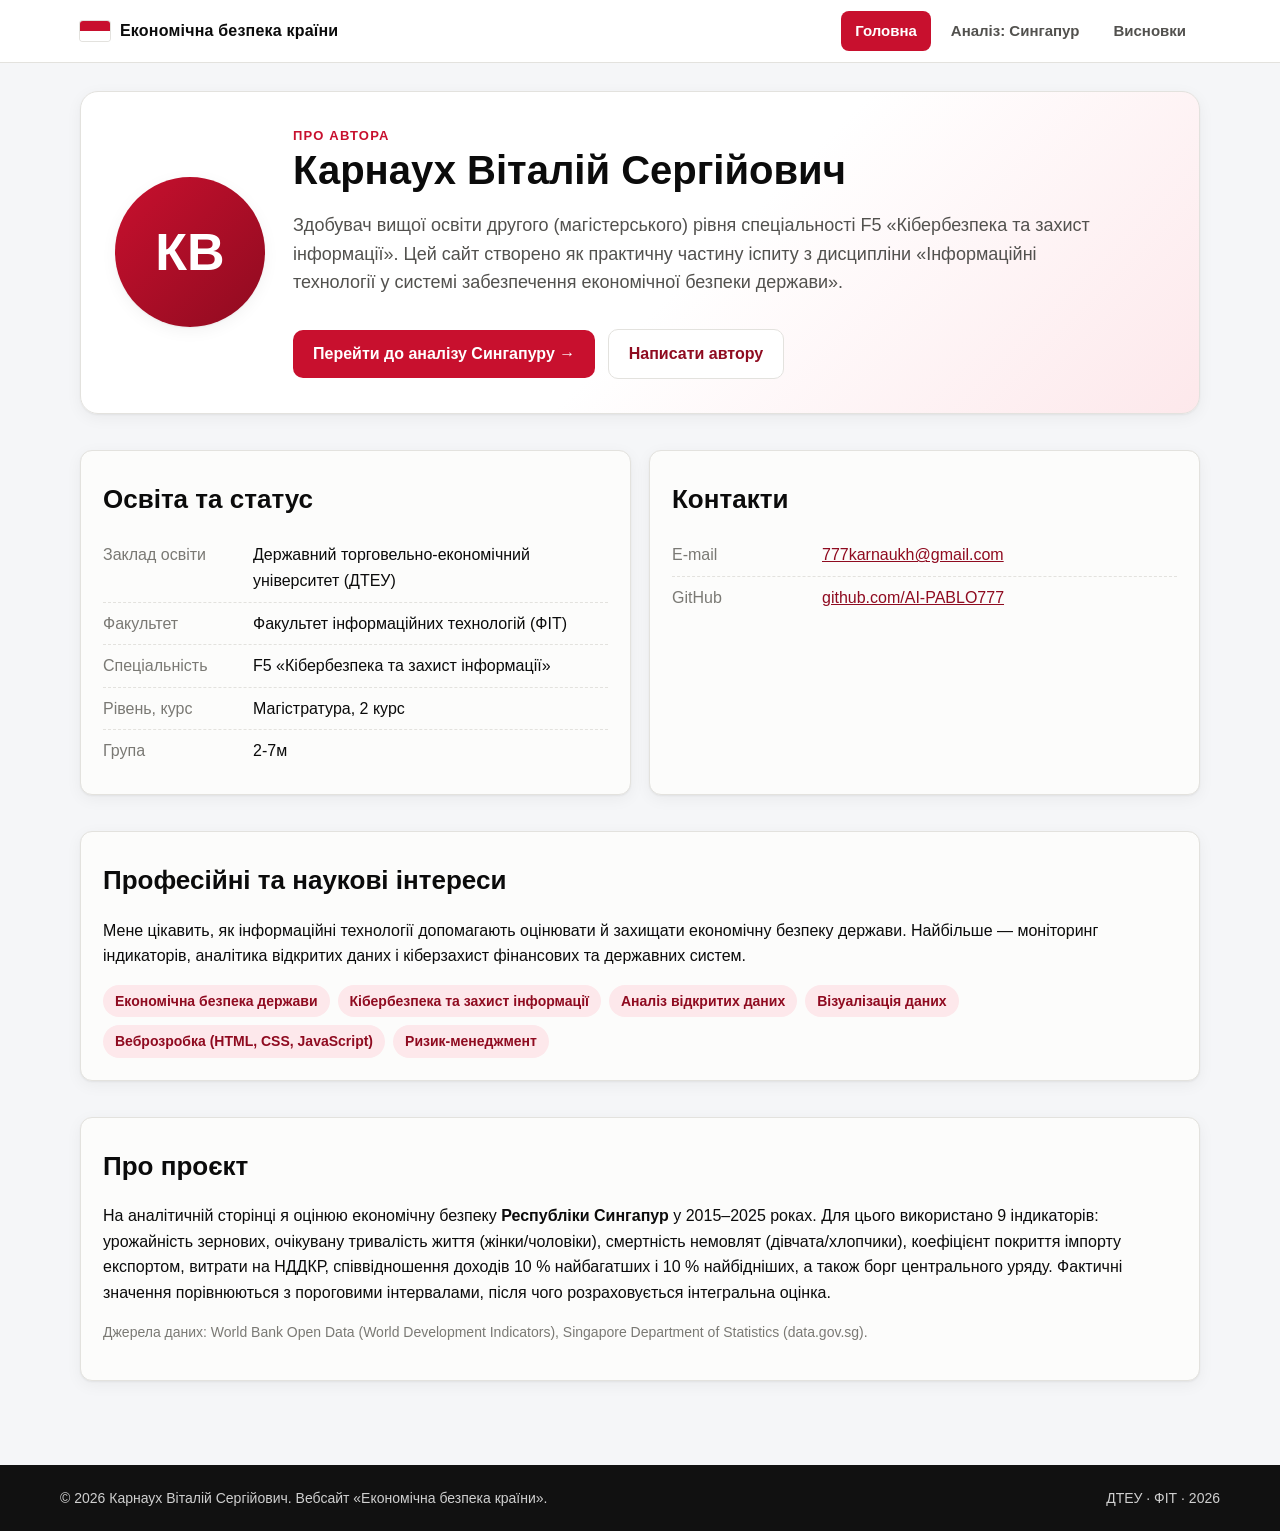
<file: index.html>
<!DOCTYPE html>
<html lang="uk">
<head>
  <meta charset="UTF-8">
  <meta name="viewport" content="width=device-width, initial-scale=1">
  <title>Економічна безпека країни — Карнаух В. С.</title>
  <meta name="description" content="Вебсайт «Економічна безпека країни»: аналіз економічної безпеки Сингапуру. Автор — Карнаух Віталій Сергійович.">
  <link rel="icon" href="data:image/svg+xml,%3Csvg xmlns=%27http://www.w3.org/2000/svg%27 viewBox=%270 0 3 2%27%3E%3Crect width=%273%27 height=%271%27 fill=%27%23c8102e%27/%3E%3Crect y=%271%27 width=%273%27 height=%271%27 fill=%27%23fff%27/%3E%3C/svg%3E">
  <link rel="stylesheet" href="css/style.css">
</head>
<body>
  <header class="site-header">
    <nav class="nav" aria-label="Головне меню">
      <a class="brand" href="index.html"><span class="brand-flag" aria-hidden="true"></span>Економічна безпека країни</a>
      <button class="nav-toggle" aria-label="Меню" aria-expanded="false">☰</button>
      <ul class="nav-links">
        <li><a href="index.html" aria-current="page">Головна</a></li>
        <li><a href="analysis.html">Аналіз: Сингапур</a></li>
        <li><a href="analysis.html#conclusion">Висновки</a></li>
      </ul>
    </nav>
  </header>

  <main>
    <section class="hero">
      <div class="profile">
        <div class="avatar" aria-hidden="true">КВ</div>
        <div>
          <div class="eyebrow">Про автора</div>
          <h1>Карнаух Віталій Сергійович</h1>
          <p class="lead">Здобувач вищої освіти другого (магістерського) рівня спеціальності F5 «Кібербезпека та захист інформації».
            Цей сайт створено як практичну частину іспиту з дисципліни «Інформаційні технології у системі забезпечення економічної безпеки держави».</p>
          <a class="btn" href="analysis.html">Перейти до аналізу Сингапуру →</a>
          <a class="btn secondary" href="mailto:777karnaukh@gmail.com">Написати автору</a>
        </div>
      </div>
    </section>

    <section class="grid grid-2" style="margin-top:24px">
      <div class="card">
        <h2>Освіта та статус</h2>
        <ul class="info-list">
          <li><span class="k">Заклад освіти</span><span>Державний торговельно-економічний університет (ДТЕУ)</span></li>
          <li><span class="k">Факультет</span><span>Факультет інформаційних технологій (ФІТ)</span></li>
          <li><span class="k">Спеціальність</span><span>F5 «Кібербезпека та захист інформації»</span></li>
          <li><span class="k">Рівень, курс</span><span>Магістратура, 2 курс</span></li>
          <li><span class="k">Група</span><span>2-7м</span></li>
        </ul>
      </div>
      <div class="card">
        <h2>Контакти</h2>
        <ul class="info-list">
          <li><span class="k">E-mail</span><span><a href="mailto:777karnaukh@gmail.com">777karnaukh@gmail.com</a></span></li>
          <li><span class="k">GitHub</span><span><a href="https://github.com/AI-PABLO777" target="_blank" rel="noopener">github.com/AI-PABLO777</a></span></li>
        </ul>
      </div>
    </section>

    <section class="card">
      <h2>Професійні та наукові інтереси</h2>
      <p>Мене цікавить, як інформаційні технології допомагають оцінювати й захищати економічну безпеку держави.
        Найбільше — моніторинг індикаторів, аналітика відкритих даних і кіберзахист фінансових та державних систем.</p>
      <ul class="tags">
        <li>Економічна безпека держави</li>
        <li>Кібербезпека та захист інформації</li>
        <li>Аналіз відкритих даних</li>
        <li>Візуалізація даних</li>
        <li>Веброзробка (HTML, CSS, JavaScript)</li>
        <li>Ризик-менеджмент</li>
      </ul>
    </section>

    <section class="card">
      <h2>Про проєкт</h2>
      <p>На аналітичній сторінці я оцінюю економічну безпеку <b>Республіки Сингапур</b> у 2015–2025 роках.
        Для цього використано 9 індикаторів: урожайність зернових, очікувану тривалість життя (жінки/чоловіки), смертність немовлят (дівчата/хлопчики),
        коефіцієнт покриття імпорту експортом, витрати на НДДКР, співвідношення доходів 10 % найбагатших і 10 % найбідніших, а також борг центрального уряду.
        Фактичні значення порівнюються з пороговими інтервалами, після чого розраховується інтегральна оцінка.</p>
      <p class="muted">Джерела даних: World Bank Open Data (World Development Indicators), Singapore Department of Statistics (data.gov.sg).</p>
    </section>
  </main>

  <footer class="site-footer">
    <div class="inner">
      <span>© <span data-year>2026</span> Карнаух Віталій Сергійович. Вебсайт «Економічна безпека країни».</span>
      <span>ДТЕУ · ФІТ · <span data-year>2026</span></span>
    </div>
  </footer>
  <script src="js/main.js"></script>
</body>
</html>
</file>
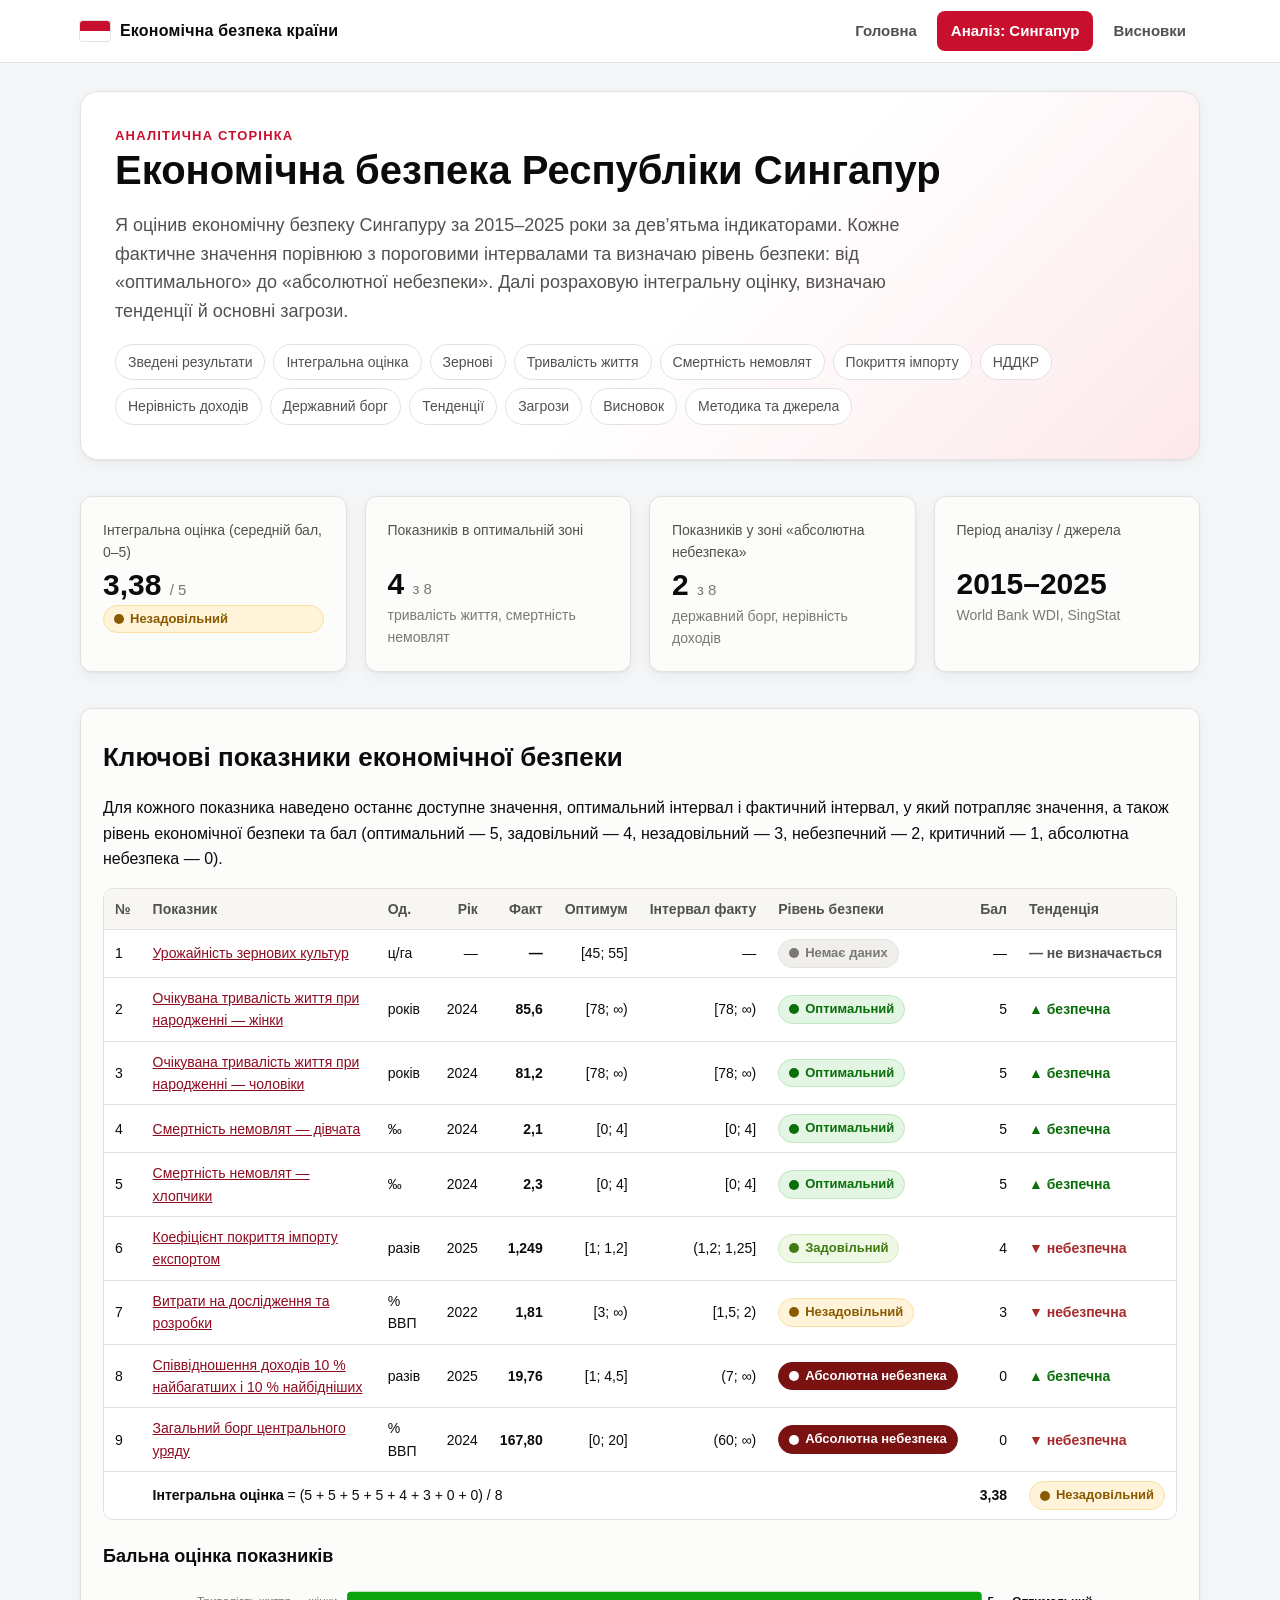
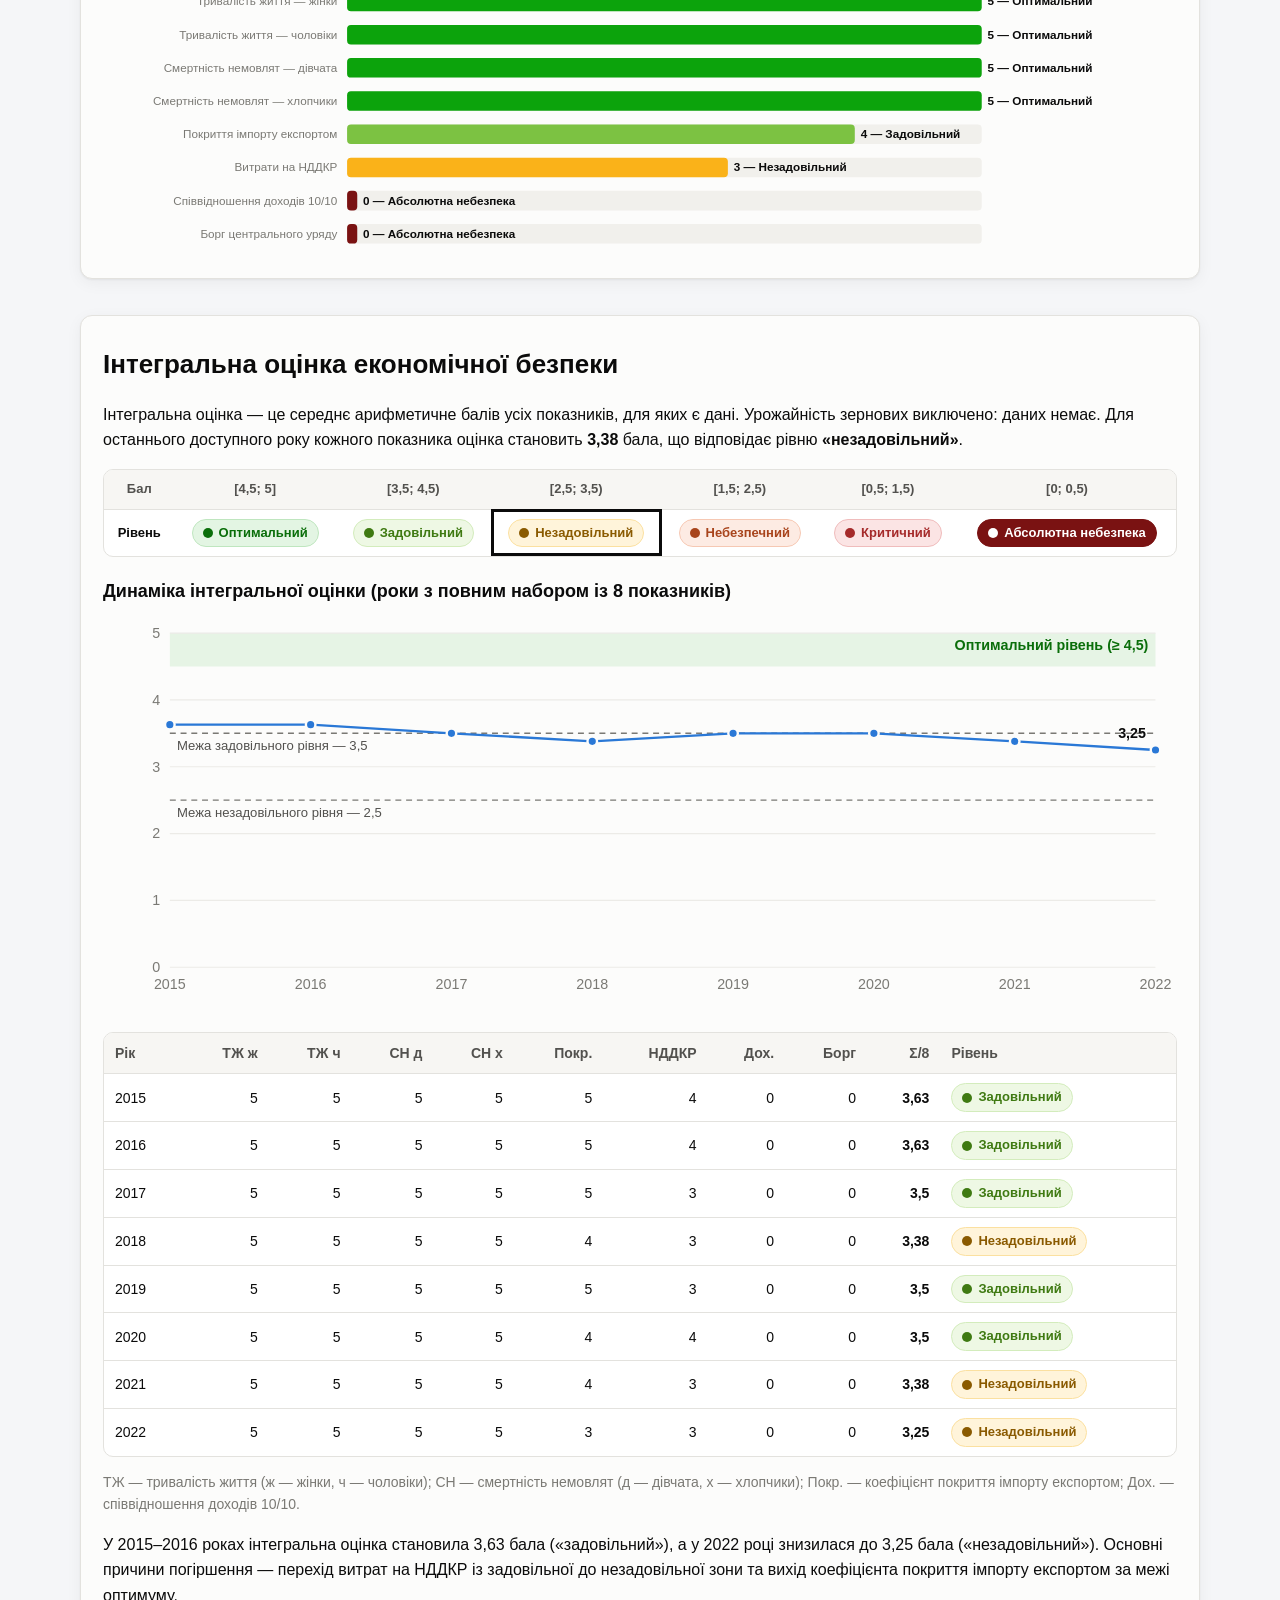
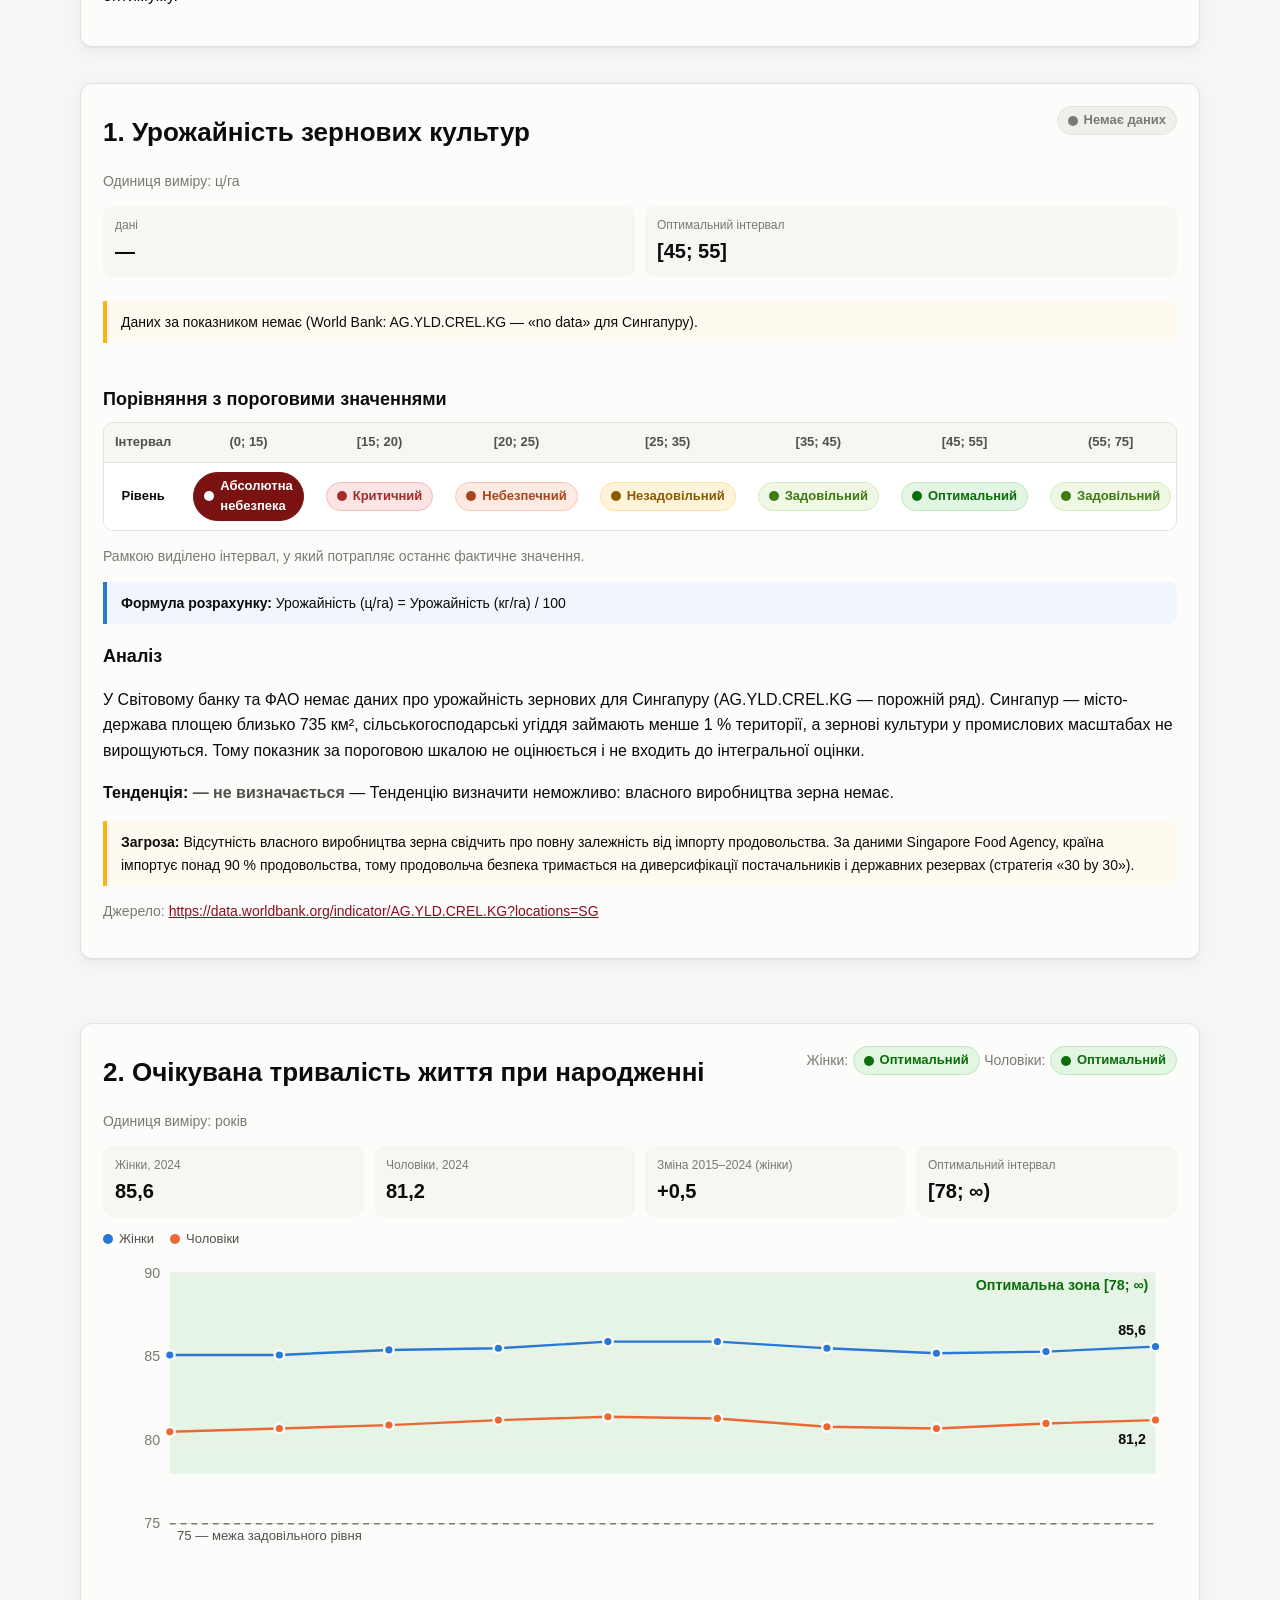
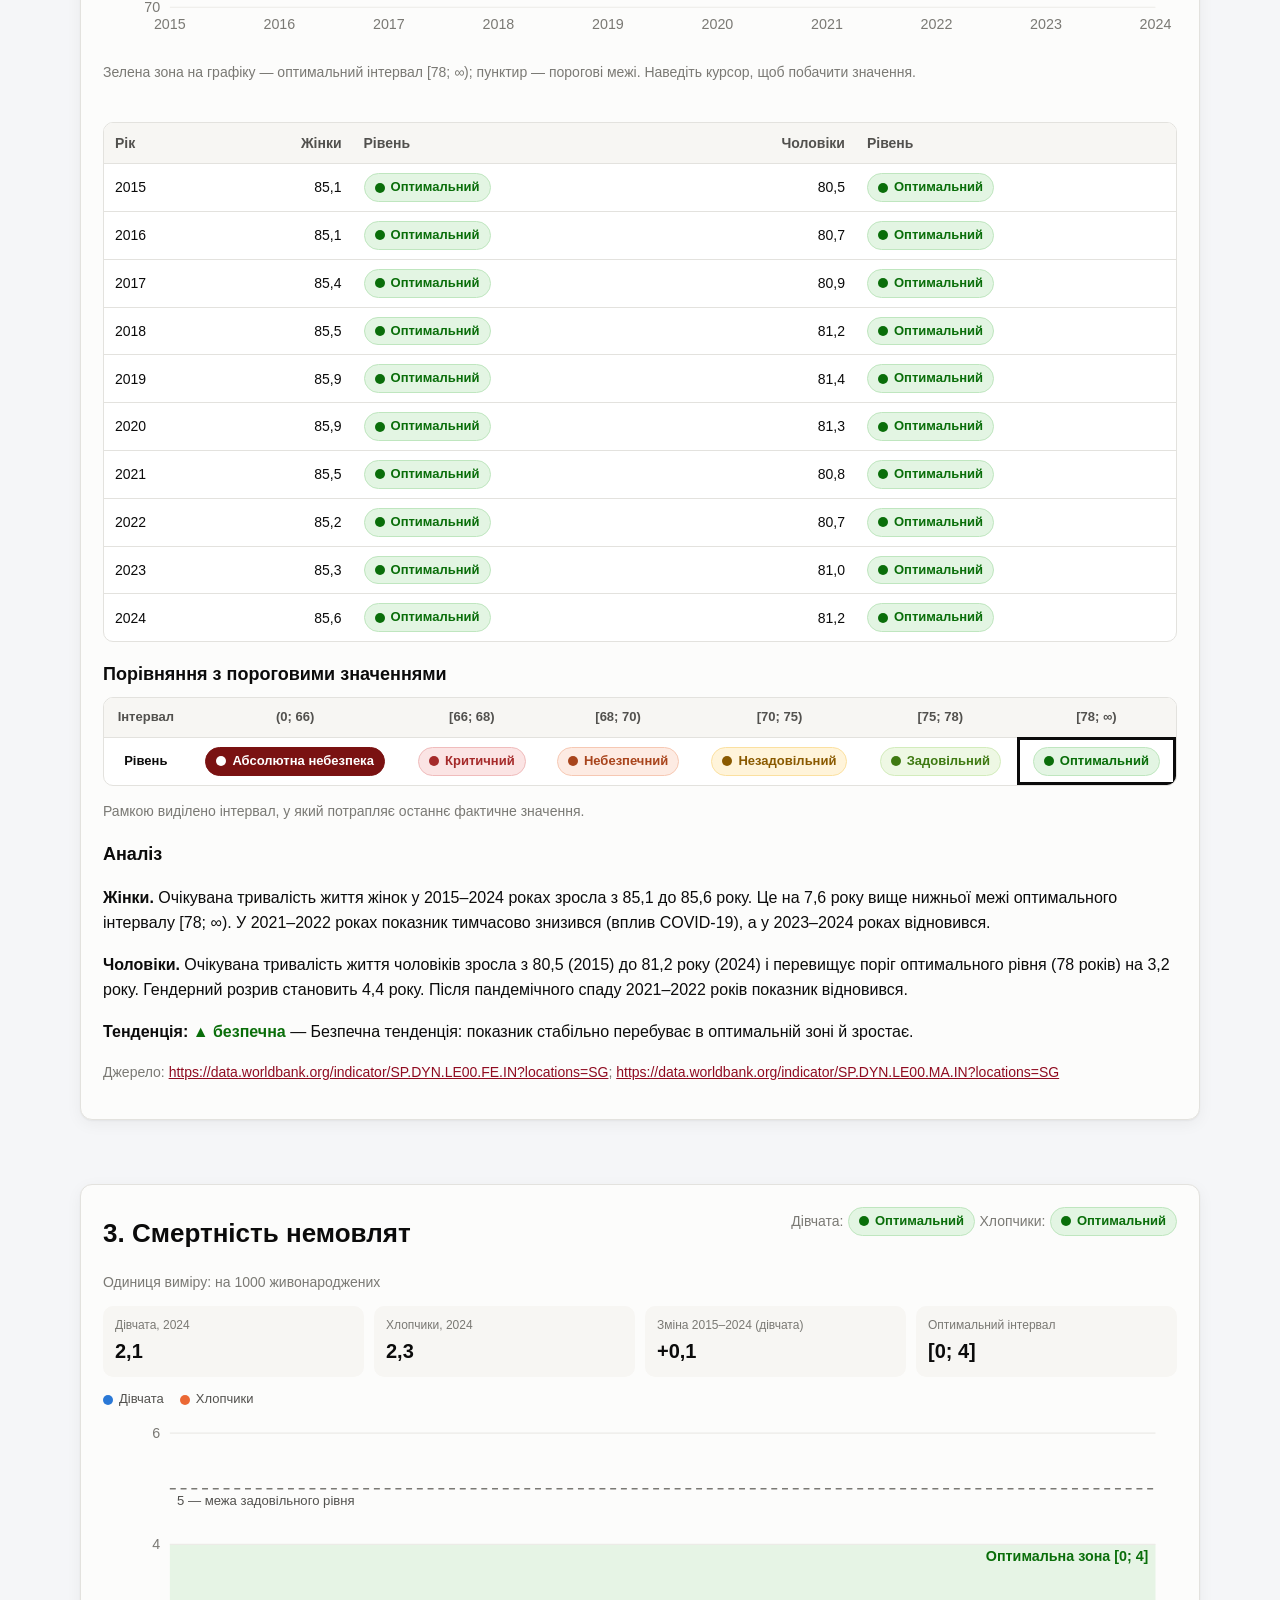
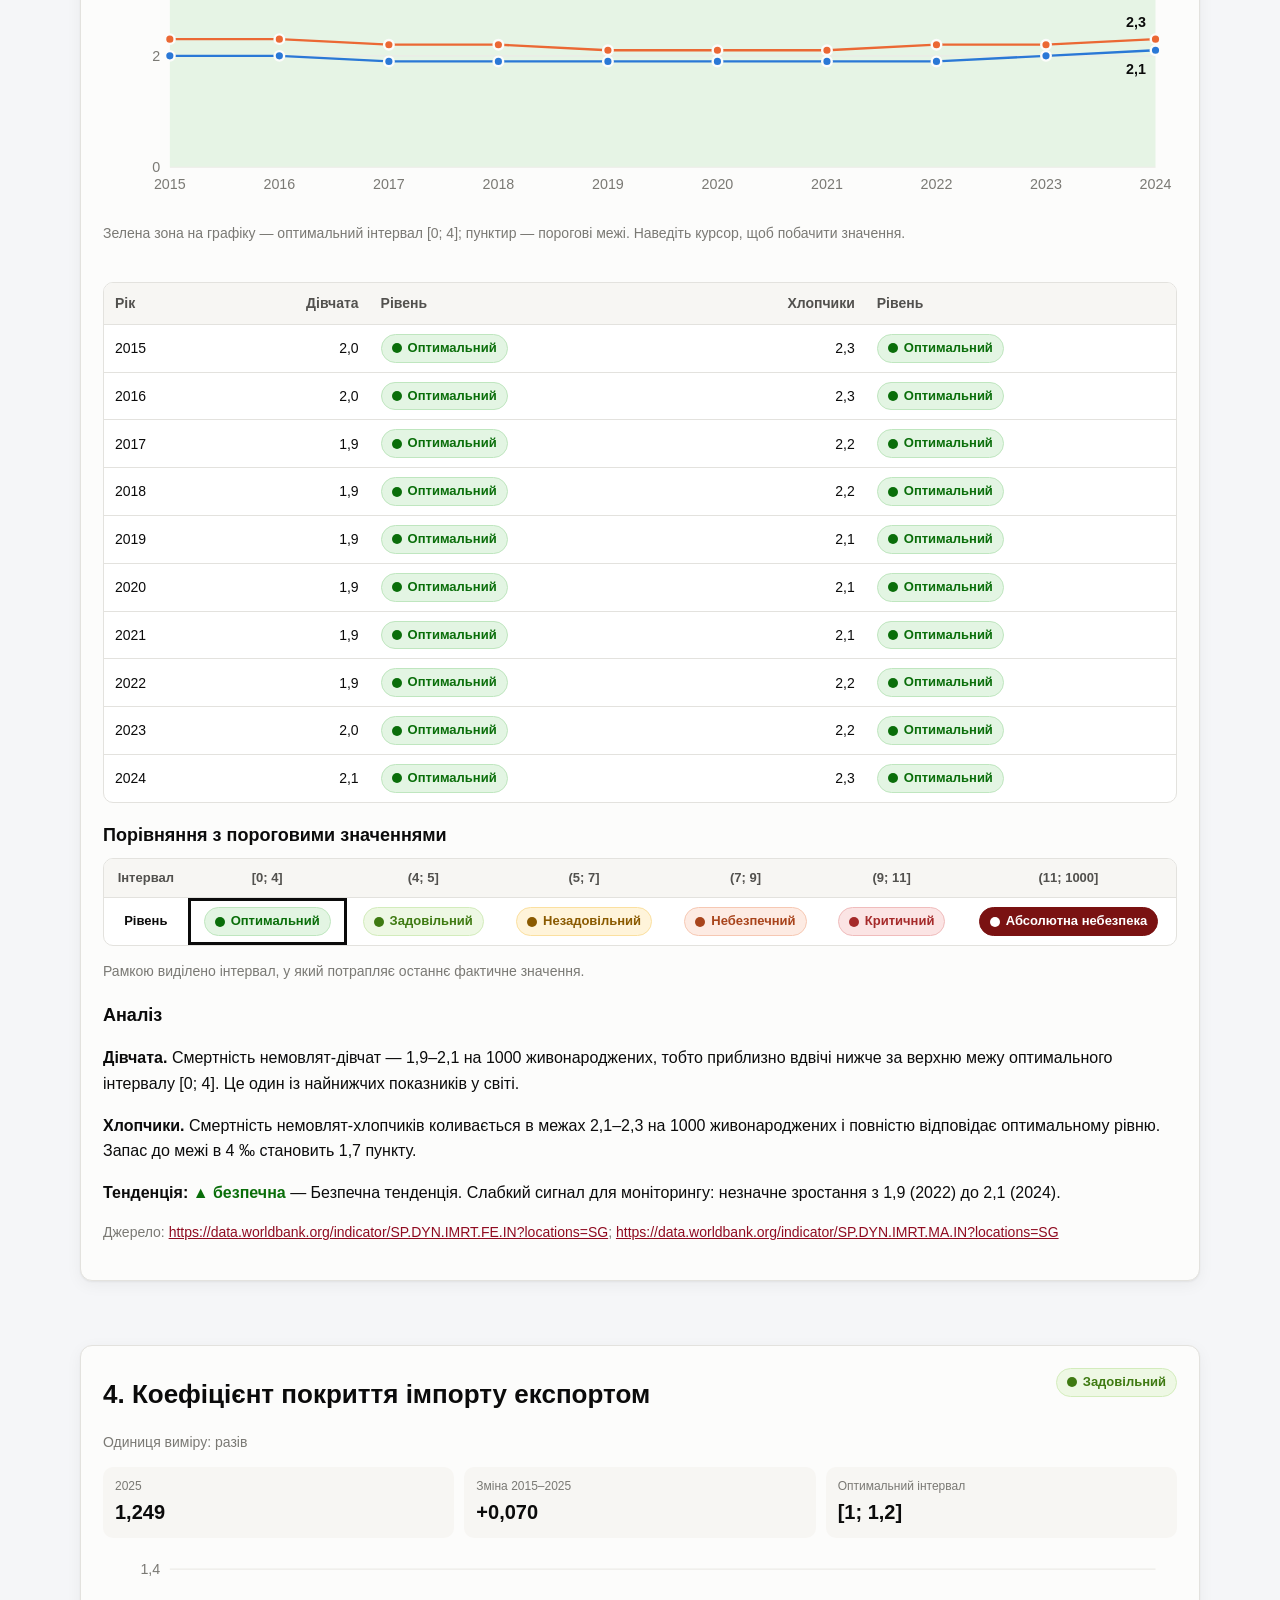
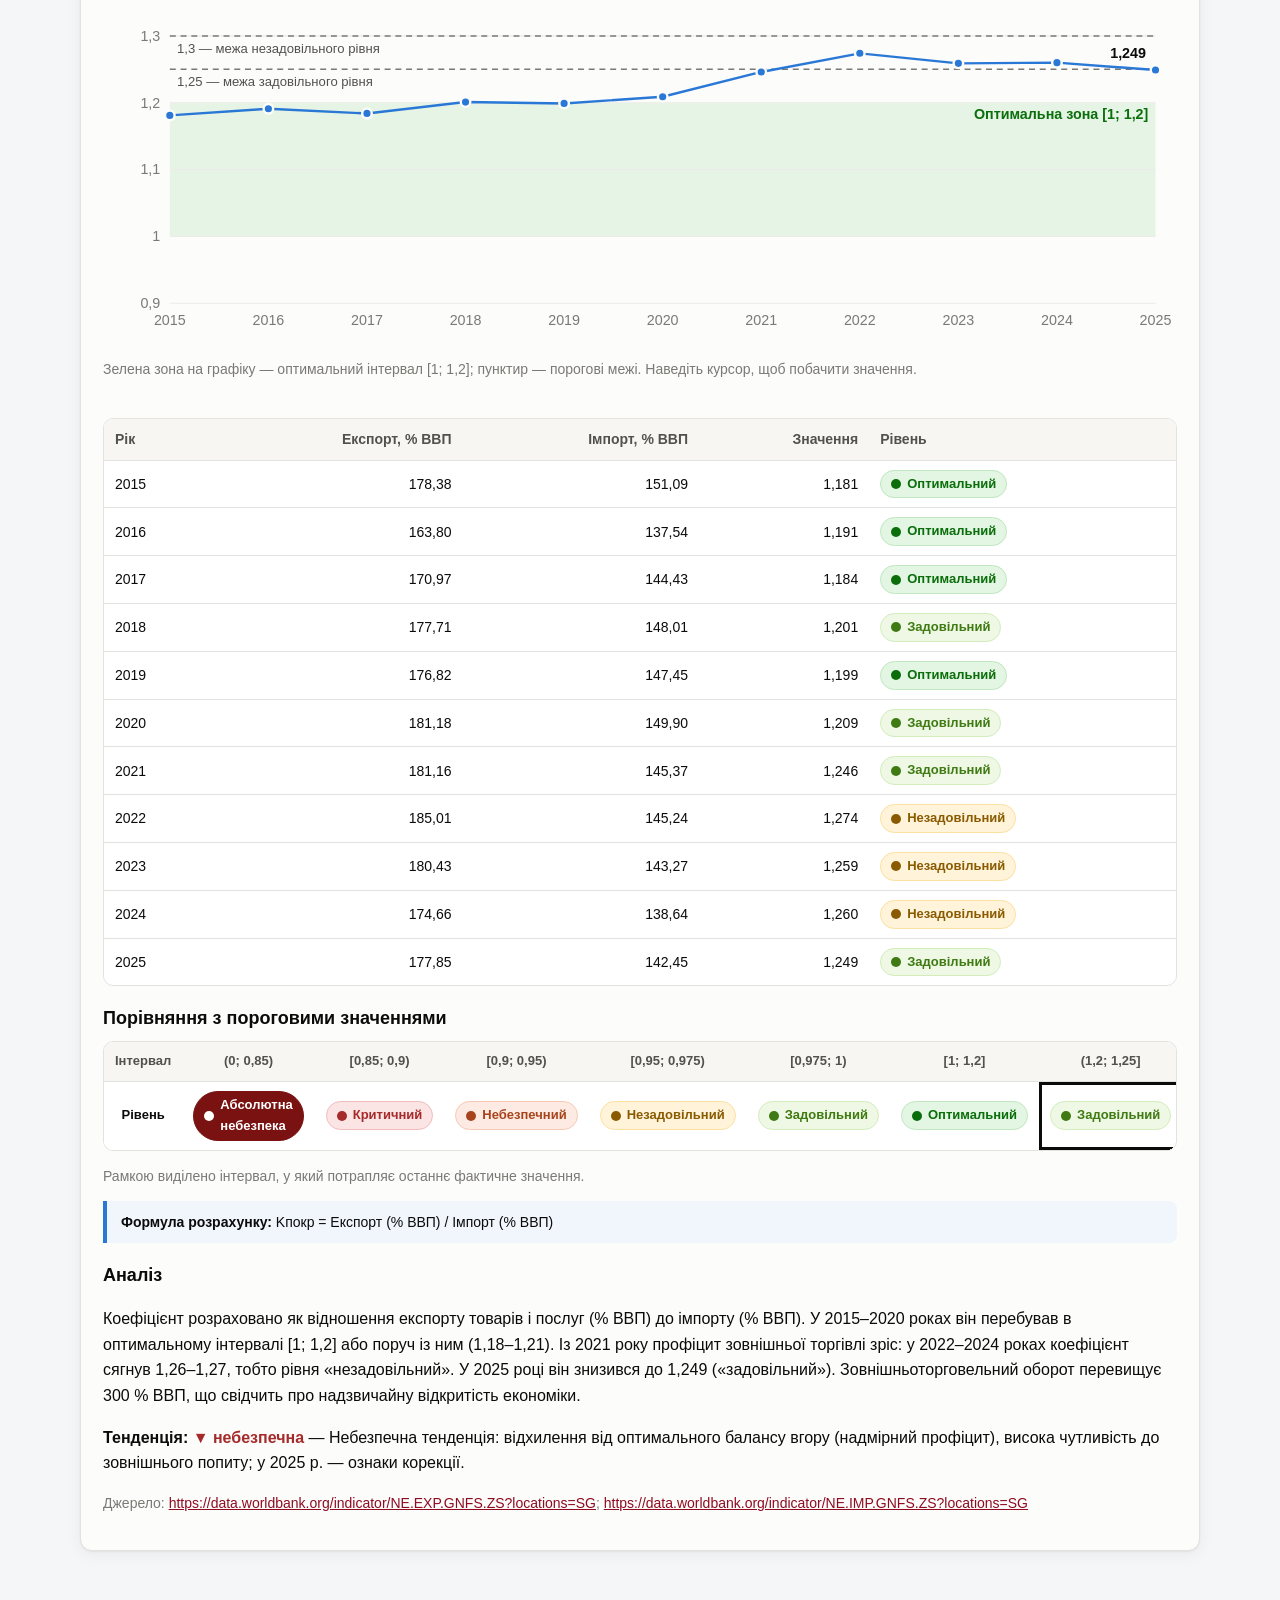
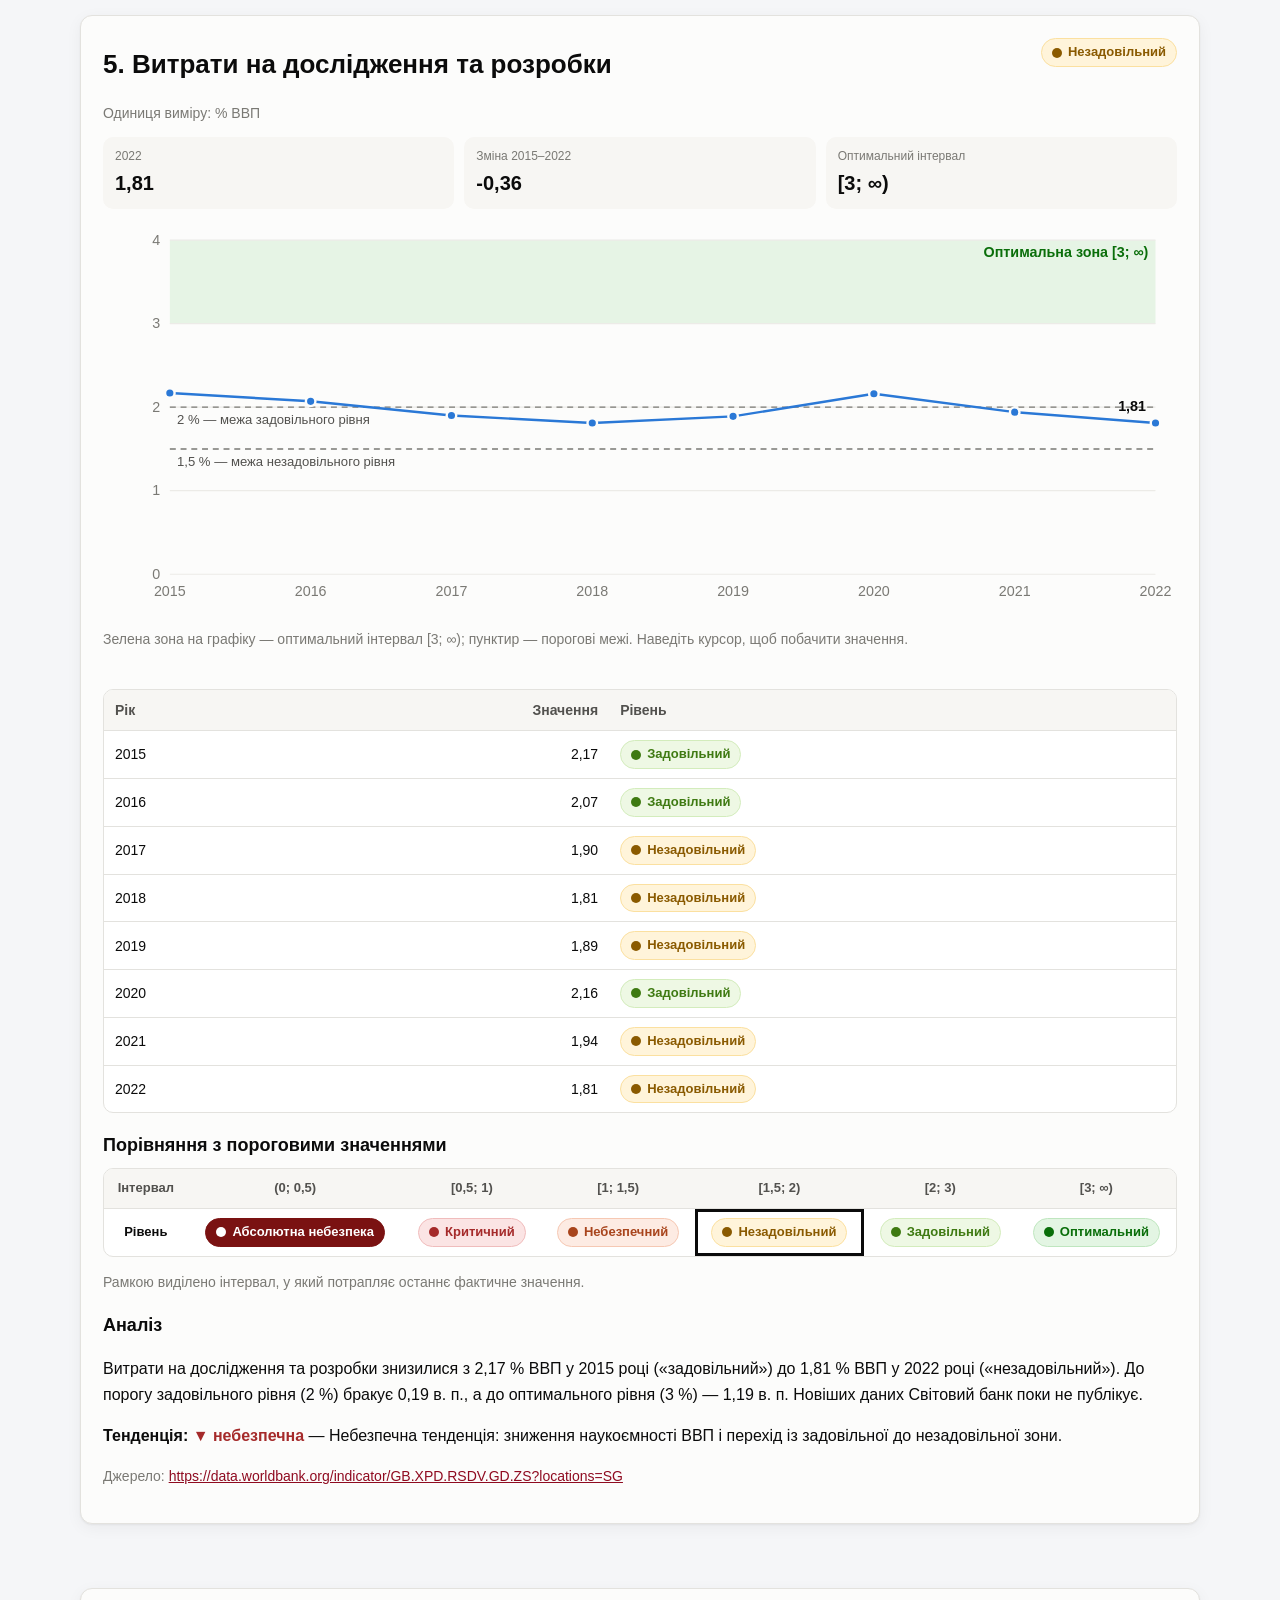
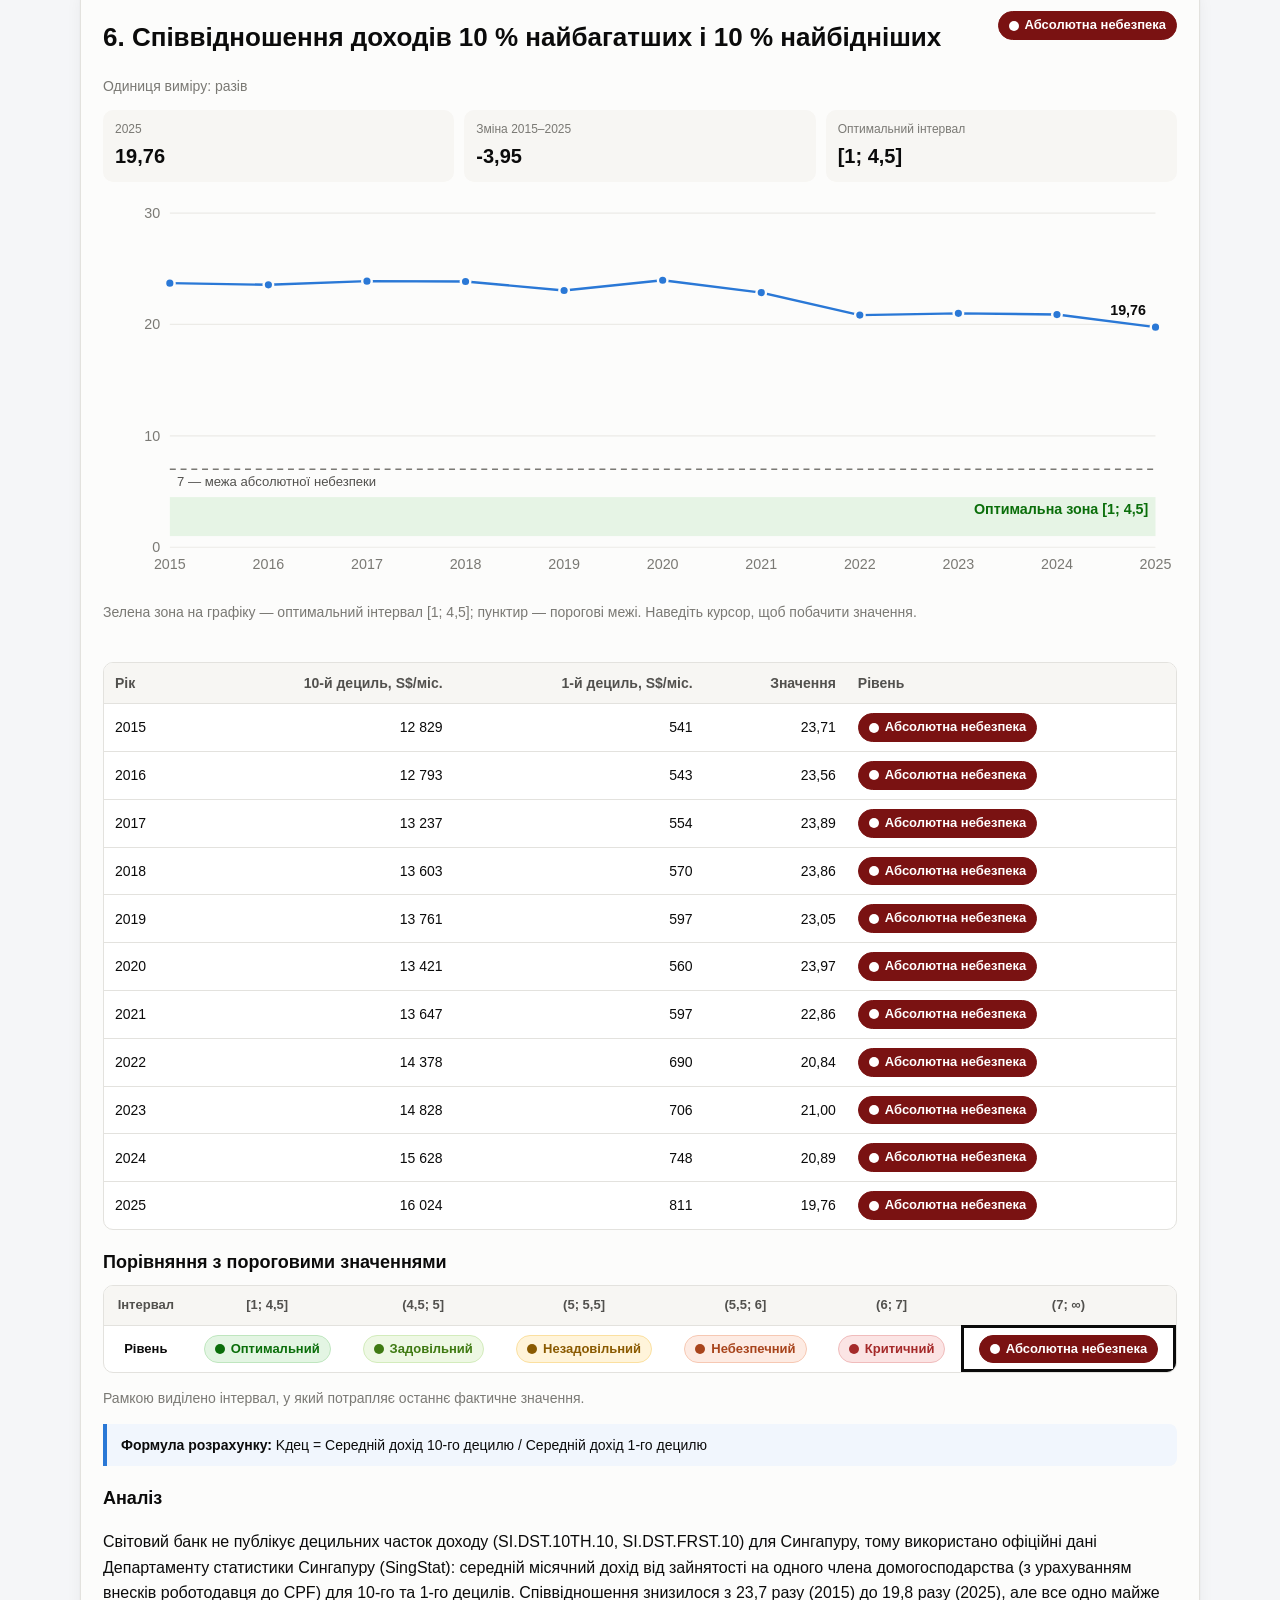
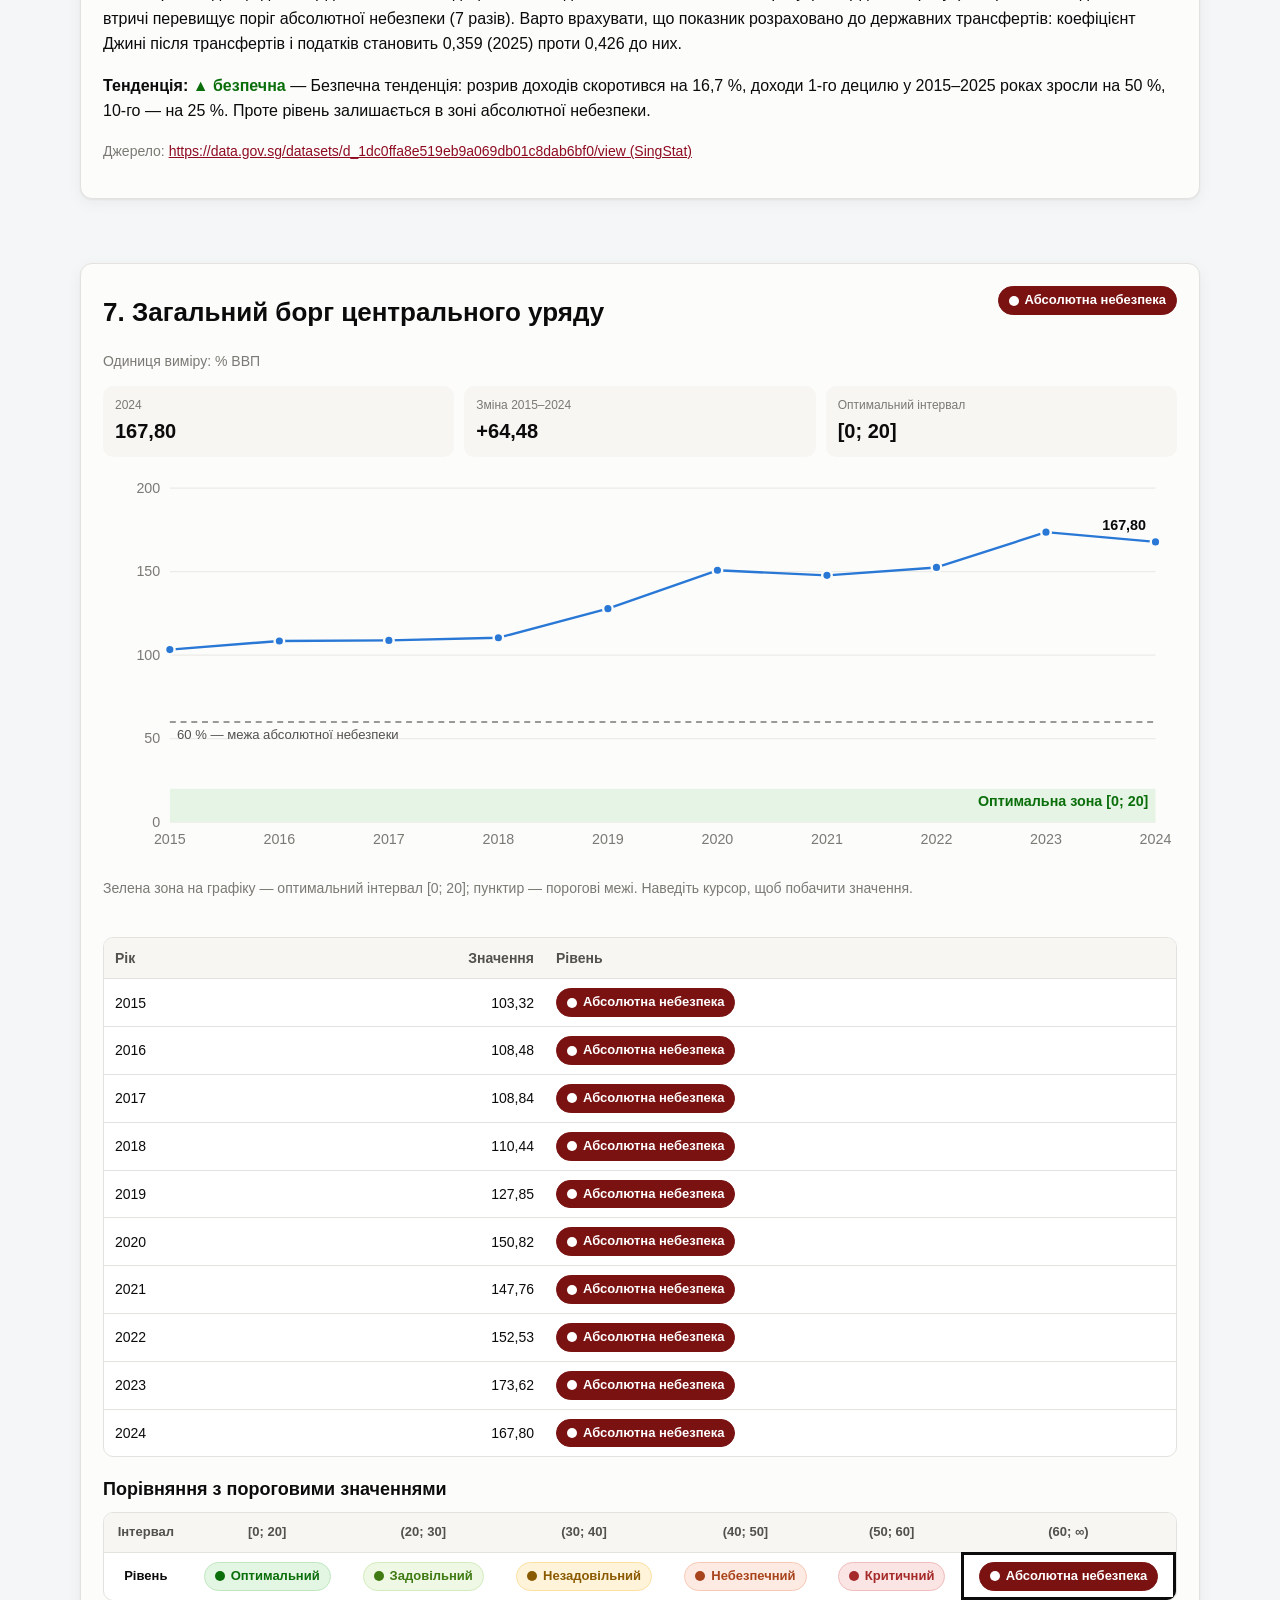
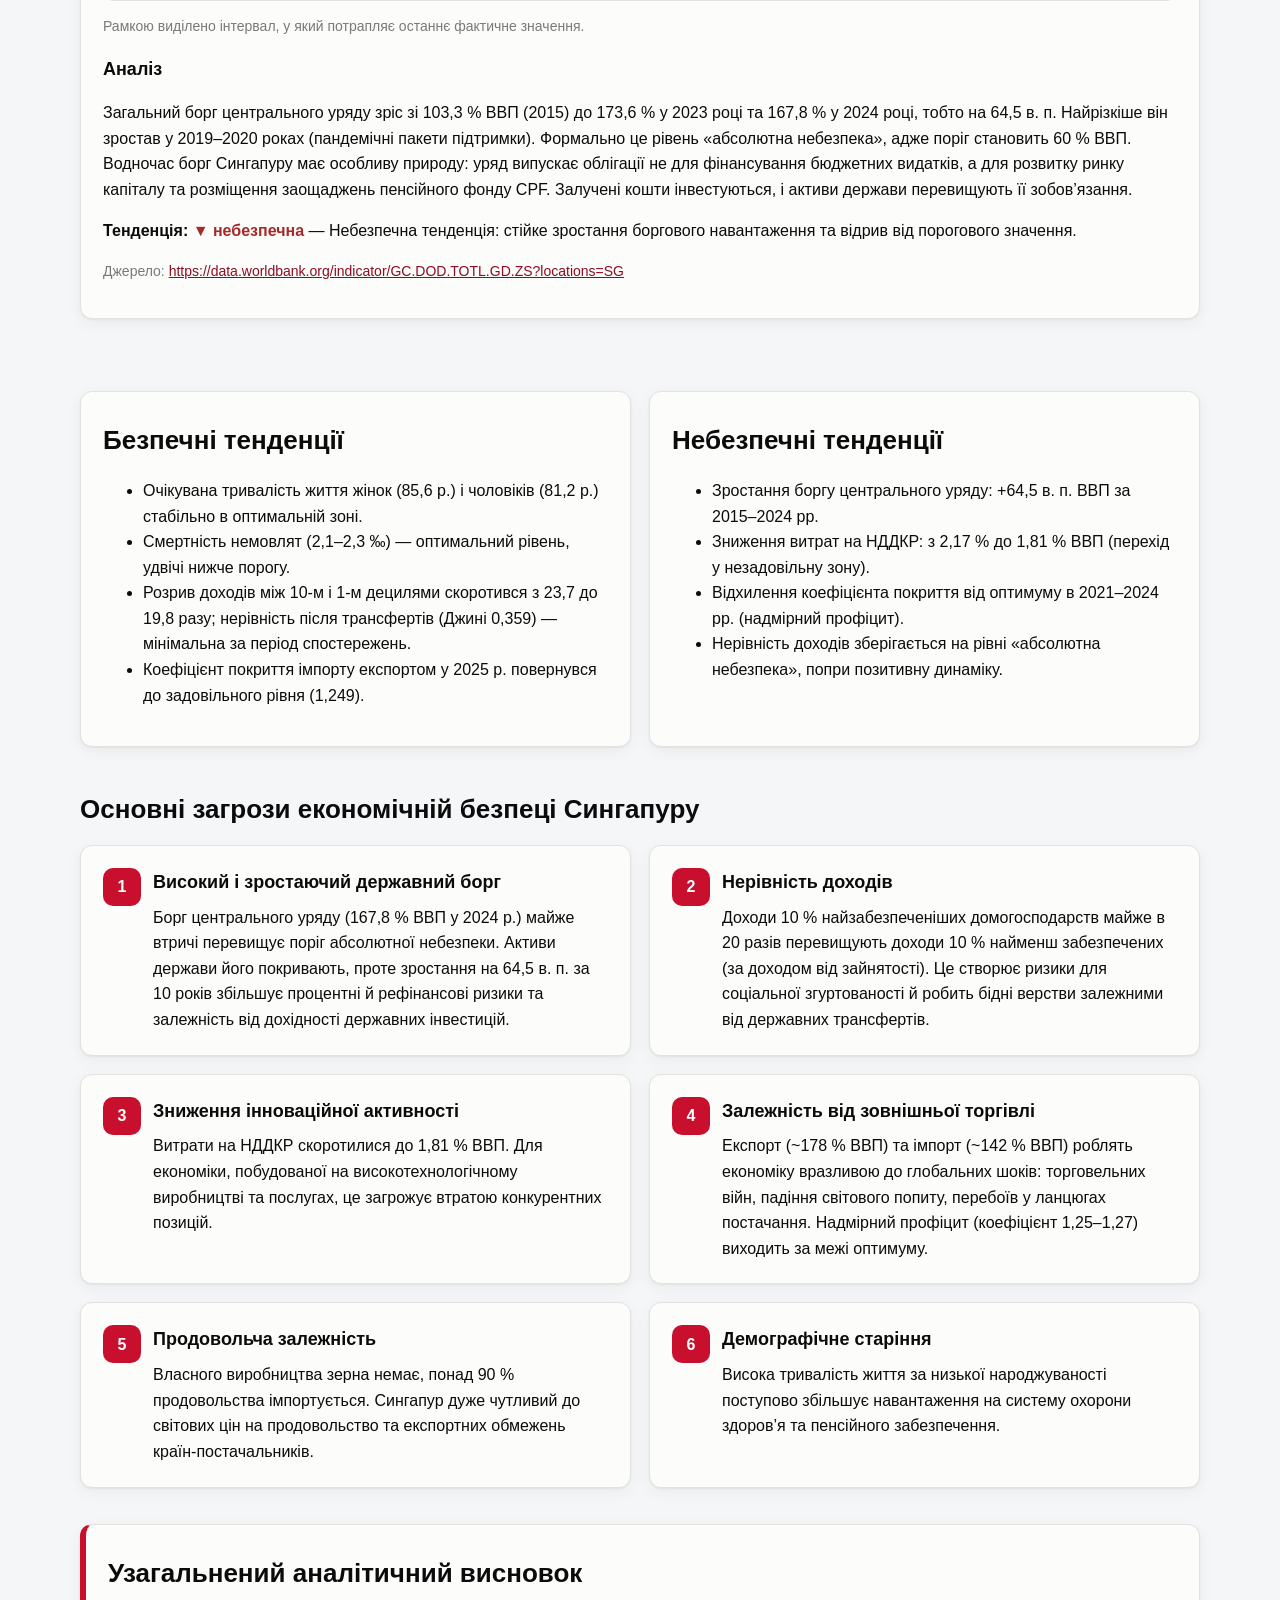
<file: analysis.html>
<!DOCTYPE html>
<html lang="uk">
<head>
  <meta charset="UTF-8">
  <meta name="viewport" content="width=device-width, initial-scale=1">
  <title>Аналіз економічної безпеки Сингапуру — Економічна безпека країни</title>
  <meta name="description" content="Оцінювання економічної безпеки Республіки Сингапур за 9 індикаторами: порогові значення, графіки, тенденції, загрози, висновки.">
  <link rel="icon" href="data:image/svg+xml,%3Csvg xmlns=%27http://www.w3.org/2000/svg%27 viewBox=%270 0 3 2%27%3E%3Crect width=%273%27 height=%271%27 fill=%27%23c8102e%27/%3E%3Crect y=%271%27 width=%273%27 height=%271%27 fill=%27%23fff%27/%3E%3C/svg%3E">
  <link rel="stylesheet" href="css/style.css">
</head>
<body>
  <header class="site-header">
    <nav class="nav" aria-label="Головне меню">
      <a class="brand" href="index.html"><span class="brand-flag" aria-hidden="true"></span>Економічна безпека країни</a>
      <button class="nav-toggle" aria-label="Меню" aria-expanded="false">☰</button>
      <ul class="nav-links">
        <li><a href="index.html">Головна</a></li>
        <li><a href="analysis.html" aria-current="page">Аналіз: Сингапур</a></li>
        <li><a href="#conclusion">Висновки</a></li>
      </ul>
    </nav>
  </header>

  <main>
    <section class="hero">
      <div class="eyebrow">Аналітична сторінка</div>
      <h1>Економічна безпека Республіки Сингапур</h1>
      <p class="lead">Я оцінив економічну безпеку Сингапуру за 2015–2025 роки за дев’ятьма індикаторами. Кожне фактичне значення порівнюю з пороговими інтервалами та визначаю рівень безпеки: від «оптимального» до «абсолютної небезпеки». Далі розраховую інтегральну оцінку, визначаю тенденції й основні загрози.</p>
      <ul class="toc">
        <li><a href="#summary">Зведені результати</a></li>
        <li><a href="#integral">Інтегральна оцінка</a></li>
        <li><a href="#g-cereal">Зернові</a></li>
        <li><a href="#g-le">Тривалість життя</a></li>
        <li><a href="#g-imr">Смертність немовлят</a></li>
        <li><a href="#g-cover">Покриття імпорту</a></li>
        <li><a href="#g-rd">НДДКР</a></li>
        <li><a href="#g-ineq">Нерівність доходів</a></li>
        <li><a href="#g-debt">Державний борг</a></li>
        <li><a href="#trends">Тенденції</a></li>
        <li><a href="#threats-sec">Загрози</a></li>
        <li><a href="#conclusion">Висновок</a></li>
        <li><a href="#method">Методика та джерела</a></li>
      </ul>
    </section>

    <section id="key" style="margin-top:24px">
      <div class="grid grid-4" id="kpis"></div>
    </section>

    <section id="summary" class="card">
      <h2>Ключові показники економічної безпеки</h2>
      <p>Для кожного показника наведено останнє доступне значення, оптимальний інтервал і фактичний інтервал, у який потрапляє значення, а також рівень економічної безпеки та бал (оптимальний — 5, задовільний — 4, незадовільний — 3, небезпечний — 2, критичний — 1, абсолютна небезпека — 0).</p>
      <div class="table-wrap">
        <table id="summary-table">
          <thead><tr><th>№</th><th>Показник</th><th>Од.</th><th class="num">Рік</th><th class="num">Факт</th><th class="num">Оптимум</th><th class="num">Інтервал факту</th><th>Рівень безпеки</th><th class="num">Бал</th><th>Тенденція</th></tr></thead>
          <tbody></tbody>
        </table>
      </div>
      <h3 style="margin-top:22px">Бальна оцінка показників</h3>
      <div id="score-chart"></div>
    </section>

    <section id="integral" class="card">
      <h2>Інтегральна оцінка економічної безпеки</h2>
      <p>Інтегральна оцінка — це середнє арифметичне балів усіх показників, для яких є дані. Урожайність зернових виключено: даних немає. Для останнього доступного року кожного показника оцінка становить <b data-integral></b> бала, що відповідає рівню <b>«незадовільний»</b>.</p>
      <div id="integral-scale" class="table-wrap"></div>
      <h3 style="margin-top:20px">Динаміка інтегральної оцінки (роки з повним набором із 8 показників)</h3>
      <div class="indicator-grid stack">
        <div id="integral-chart"></div>
        <div class="table-wrap">
          <table id="integral-table">
            <thead><tr><th>Рік</th><th class="num">ТЖ ж</th><th class="num">ТЖ ч</th><th class="num">СН д</th><th class="num">СН х</th><th class="num">Покр.</th><th class="num">НДДКР</th><th class="num">Дох.</th><th class="num">Борг</th><th class="num">Σ/8</th><th>Рівень</th></tr></thead>
            <tbody></tbody>
          </table>
        </div>
      </div>
      <p class="muted">ТЖ — тривалість життя (ж — жінки, ч — чоловіки); СН — смертність немовлят (д — дівчата, х — хлопчики); Покр. — коефіцієнт покриття імпорту експортом; Дох. — співвідношення доходів 10/10.</p>
      <p>У 2015–2016 роках інтегральна оцінка становила 3,63 бала («задовільний»), а у 2022 році знизилася до 3,25 бала («незадовільний»). Основні причини погіршення — перехід витрат на НДДКР із задовільної до незадовільної зони та вихід коефіцієнта покриття імпорту експортом за межі оптимуму.</p>
    </section>

    <div id="indicators" class="grid" style="gap:28px; margin-bottom:36px"></div>

    <section id="trends" class="grid grid-2">
      <div class="card">
        <h2>Безпечні тенденції</h2>
        <ul id="safe-trends"></ul>
      </div>
      <div class="card">
        <h2>Небезпечні тенденції</h2>
        <ul id="danger-trends"></ul>
      </div>
    </section>

    <section id="threats-sec">
      <h2>Основні загрози економічній безпеці Сингапуру</h2>
      <div class="grid grid-2" id="threats"></div>
    </section>

    <section id="conclusion" class="card conclusion">
      <h2>Узагальнений аналітичний висновок</h2>
      <p>Я проаналізував дев’ять індикаторів за 2015–2025 роки. Інтегральна оцінка економічної безпеки Сингапуру — <b data-integral></b> бала з 5, тобто формально рівень <b>«незадовільний»</b>. Протягом періоду оцінка повільно знижувалася: з 3,63 у 2015 році до 3,25 у 2022 році.</p>
      <p><b>Сильні сторони.</b> Соціально-демографічна складова безпеки — на оптимальному рівні. Очікувана тривалість життя (85,6 року для жінок і 81,2 року для чоловіків) і смертність немовлят (2,1–2,3 ‰) належать до найкращих у світі. Це свідчить про високу якість життя, охорони здоров’я та людського капіталу.</p>
      <p><b>Зовнішньоекономічна складова</b> — на межі оптимуму. Сингапур стабільно має профіцит торгівлі: коефіцієнт покриття імпорту експортом становить 1,25 (2025 рік, «задовільний»). Проте у 2022–2024 роках він виходив у незадовільну зону, а надзвичайна відкритість економіки (оборот понад 300 % ВВП) робить країну вразливою до зовнішніх шоків.</p>
      <p><b>Слабкі місця.</b> Найгірші оцінки отримали фінансова та соціально-розподільна складові. Борг центрального уряду (167,8 % ВВП) і співвідношення доходів 10/10 (19,8 разу) перебувають у зоні «абсолютна небезпека». Інноваційна складова (НДДКР — 1,81 % ВВП) — на незадовільному рівні з тенденцією до зниження.</p>
      <p><b>Застереження щодо методики.</b> Формальна оцінка частково перебільшує ризики. Державний борг Сингапуру повністю покритий активами держави й не використовується для фінансування поточних видатків. Нерівність розраховано за доходами від зайнятості до трансфертів; після трансфертів і податків коефіцієнт Джині (0,359) значно нижчий. Отже, реальний рівень економічної безпеки Сингапуру можна оцінити як <b>задовільний</b>, але з чітко визначеними зонами ризику.</p>
      <p><b>Рекомендації:</b> 1) підвищити витрати на НДДКР щонайменше до 2–3 % ВВП; 2) посилити адресну підтримку домогосподарств 1–2 децилів і програми підвищення кваліфікації; 3) утримувати темпи нарощування боргу в межах зростання державних активів; 4) диверсифікувати ринки збуту й джерела імпорту, зокрема продовольства (стратегія «30 by 30»); 5) запровадити постійний моніторинг індикаторів економічної безпеки на основі відкритих даних.</p>
    </section>

    <section id="method" class="card">
      <h2>Методика та джерела даних</h2>
      <ol>
        <li>Зібрано статистичні дані з World Bank Open Data (World Development Indicators) за кодами показників, визначеними в завданні, а також із Департаменту статистики Сингапуру (SingStat, портал data.gov.sg) для децильних доходів.</li>
        <li>Розраховано похідні показники: коефіцієнт покриття імпорту експортом (експорт % ВВП / імпорт % ВВП) та співвідношення доходів 10-го і 1-го децилів.</li>
        <li>Кожне значення віднесено до порогового інтервалу та визначено рівень економічної безпеки.</li>
        <li>Рівні переведено в бали (5–0) і розраховано інтегральну оцінку як середній бал.</li>
        <li>Тенденції визначено за динамікою значень і зміною рівня безпеки від першого до останнього року.</li>
      </ol>
      <ul class="muted">
        <li><a href="https://data.worldbank.org/indicator/AG.YLD.CREL.KG?locations=SG" target="_blank" rel="noopener">AG.YLD.CREL.KG</a> — урожайність зернових (немає даних для Сингапуру)</li>
        <li><a href="https://data.worldbank.org/indicator/SP.DYN.LE00.FE.IN?locations=SG" target="_blank" rel="noopener">SP.DYN.LE00.FE.IN</a>, <a href="https://data.worldbank.org/indicator/SP.DYN.LE00.MA.IN?locations=SG" target="_blank" rel="noopener">SP.DYN.LE00.MA.IN</a> — тривалість життя</li>
        <li><a href="https://data.worldbank.org/indicator/SP.DYN.IMRT.FE.IN?locations=SG" target="_blank" rel="noopener">SP.DYN.IMRT.FE.IN</a>, <a href="https://data.worldbank.org/indicator/SP.DYN.IMRT.MA.IN?locations=SG" target="_blank" rel="noopener">SP.DYN.IMRT.MA.IN</a> — смертність немовлят</li>
        <li><a href="https://data.worldbank.org/indicator/NE.EXP.GNFS.ZS?locations=SG" target="_blank" rel="noopener">NE.EXP.GNFS.ZS</a>, <a href="https://data.worldbank.org/indicator/NE.IMP.GNFS.ZS?locations=SG" target="_blank" rel="noopener">NE.IMP.GNFS.ZS</a> — експорт та імпорт</li>
        <li><a href="https://data.worldbank.org/indicator/GB.XPD.RSDV.GD.ZS?locations=SG" target="_blank" rel="noopener">GB.XPD.RSDV.GD.ZS</a> — витрати на НДДКР</li>
        <li><a href="https://data.worldbank.org/indicator/SI.DST.10TH.10?locations=SG" target="_blank" rel="noopener">SI.DST.10TH.10</a>, <a href="https://data.worldbank.org/indicator/SI.DST.FRST.10?locations=SG" target="_blank" rel="noopener">SI.DST.FRST.10</a> — немає даних; замінено на <a href="https://data.gov.sg/datasets/d_1dc0ffa8e519eb9a069db01c8dab6bf0/view" target="_blank" rel="noopener">SingStat: доходи за децилями</a> та <a href="https://data.gov.sg/datasets/d_6d878eb9c5a47f54fee7ce496f681e8d/view" target="_blank" rel="noopener">ключові індикатори доходів (Джині)</a></li>
        <li><a href="https://data.worldbank.org/indicator/GC.DOD.TOTL.GD.ZS?locations=SG" target="_blank" rel="noopener">GC.DOD.TOTL.GD.ZS</a> — борг центрального уряду</li>
      </ul>
      <p class="muted">Дані завантажено 02.11.2026.</p>
    </section>
  </main>

  <footer class="site-footer">
    <div class="inner">
      <span>© <span data-year>2026</span> Карнаух Віталій Сергійович. Вебсайт «Економічна безпека країни».</span>
      <span>ДТЕУ · ФІТ · <span data-year>2026</span></span>
    </div>
  </footer>
  <script src="js/raw-data.js"></script>
  <script src="js/model.js"></script>
  <script src="js/content.js"></script>
  <script src="js/charts.js"></script>
  <script src="js/analysis.js"></script>
  <script src="js/main.js"></script>
</body>
</html>
</file>
<file: css/style.css>
:root {
  --bg: #f5f6f8;
  --surface: #fcfcfb;
  --ink: #0b0b0b;
  --ink-2: #52514e;
  --ink-3: #7a7974;
  --line: #e3e2de;
  --accent: #c8102e;      /* червоний прапора Сингапуру */
  --accent-dark: #8f0b20;
  --series-1: #2a78d6;
  --series-2: #eb6834;
  --lvl-opt: #0ca30c;
  --lvl-sat: #7cc242;
  --lvl-uns: #fab219;
  --lvl-dan: #ec835a;
  --lvl-crit: #d03b3b;
  --lvl-abs: #7a1212;
  --radius: 12px;
  --shadow: 0 1px 2px rgba(0,0,0,.05), 0 4px 16px rgba(0,0,0,.05);
  font-family: "Segoe UI", Roboto, "Helvetica Neue", Arial, sans-serif;
}
* { box-sizing: border-box; }
html { scroll-behavior: smooth; }
body { margin: 0; background: var(--bg); color: var(--ink); line-height: 1.6; font-size: 16px; }
a { color: var(--accent-dark); }
img { max-width: 100%; }

/* --- Навігація --- */
.site-header { position: sticky; top: 0; z-index: 20; background: #fff; border-bottom: 1px solid var(--line); }
.nav { max-width: 1160px; margin: 0 auto; padding: 0 20px; height: 62px; display: flex; align-items: center; justify-content: space-between; gap: 16px; }
.brand { display: flex; align-items: center; gap: 10px; font-weight: 700; color: var(--ink); text-decoration: none; letter-spacing: .2px; }
.brand-flag { width: 30px; height: 20px; border-radius: 3px; overflow: hidden; box-shadow: 0 0 0 1px var(--line); display: inline-block;
  background: linear-gradient(to bottom, var(--accent) 50%, #fff 50%); }
.nav-links { display: flex; gap: 6px; list-style: none; margin: 0; padding: 0; }
.nav-links a { display: block; padding: 8px 14px; border-radius: 8px; text-decoration: none; color: var(--ink-2); font-weight: 600; font-size: 15px; }
.nav-links a:hover { background: var(--bg); color: var(--ink); }
.nav-links a[aria-current="page"] { background: var(--accent); color: #fff; }
.nav-toggle { display: none; background: none; border: 1px solid var(--line); border-radius: 8px; padding: 6px 10px; font-size: 20px; cursor: pointer; }

/* --- Макет --- */
main { max-width: 1160px; margin: 0 auto; padding: 28px 20px 48px; }
section { margin: 0 0 36px; }
h1 { font-size: clamp(28px, 4vw, 40px); line-height: 1.15; margin: 0 0 10px; }
h2 { font-size: 26px; margin: 0 0 14px; padding-top: 6px; }
h3 { font-size: 18px; margin: 0 0 8px; }
.lead { font-size: 18px; color: var(--ink-2); max-width: 820px; }
.muted { color: var(--ink-3); font-size: 14px; }
.card { background: var(--surface); border: 1px solid var(--line); border-radius: var(--radius); padding: 22px; box-shadow: var(--shadow); }
.grid { display: grid; gap: 18px; grid-template-columns: minmax(0, 1fr); }
.grid-2 { grid-template-columns: repeat(2, minmax(0, 1fr)); }
.grid-3 { grid-template-columns: repeat(3, minmax(0, 1fr)); }
.grid-4 { grid-template-columns: repeat(4, minmax(0, 1fr)); }

/* --- Hero --- */
.hero { background: linear-gradient(135deg, #fff 0%, #fff 55%, #fde8eb 100%); border: 1px solid var(--line); border-radius: 18px; padding: 34px; box-shadow: var(--shadow); }
.hero .eyebrow { text-transform: uppercase; letter-spacing: 1.2px; font-size: 13px; font-weight: 700; color: var(--accent); }
.profile { display: grid; grid-template-columns: 150px 1fr; gap: 28px; align-items: center; }
.avatar { width: 150px; height: 150px; border-radius: 50%; display: grid; place-items: center; font-size: 52px; font-weight: 700; color: #fff;
  background: linear-gradient(135deg, var(--accent) 0%, var(--accent-dark) 100%); box-shadow: var(--shadow); }
.btn { display: inline-block; padding: 11px 20px; border-radius: 10px; background: var(--accent); color: #fff; text-decoration: none; font-weight: 600; margin-top: 14px; }
.btn:hover { background: var(--accent-dark); }
.btn.secondary { background: #fff; color: var(--accent-dark); border: 1px solid var(--line); margin-left: 8px; }
.info-list { list-style: none; padding: 0; margin: 0; }
.info-list li { padding: 8px 0; border-bottom: 1px dashed var(--line); display: flex; gap: 10px; }
.info-list li:last-child { border-bottom: 0; }
.info-list .k { min-width: 140px; color: var(--ink-3); }
.tags { display: flex; flex-wrap: wrap; gap: 8px; padding: 0; margin: 0; list-style: none; }
.tags li { background: #fde8eb; color: var(--accent-dark); border-radius: 999px; padding: 5px 12px; font-size: 14px; font-weight: 600; }

/* --- KPI --- */
.kpi { display: flex; flex-direction: column; gap: 4px; }
.kpi .label { color: var(--ink-2); font-size: 14px; min-height: 44px; }
.kpi .value { font-size: 30px; font-weight: 700; line-height: 1.1; }
.kpi .value small { font-size: 15px; font-weight: 500; color: var(--ink-3); }

/* --- Рівні безпеки (колір + текст + іконка) --- */
.lvl { display: inline-flex; align-items: center; gap: 6px; padding: 3px 10px; border-radius: 999px; font-size: 13px; font-weight: 700; white-space: nowrap; border: 1px solid transparent; }
.lvl::before { content: ""; width: 10px; height: 10px; border-radius: 50%; background: currentColor; flex: none; }
.lvl-opt  { color: #0a6e0a; background: #e3f5e3; border-color: #bfe6bf; }
.lvl-sat  { color: #3f7a12; background: #eef8e4; border-color: #d3ecbc; }
.lvl-uns  { color: #8a5a00; background: #fff4da; border-color: #fbe0a0; }
.lvl-dan  { color: #a8441c; background: #fdebe3; border-color: #f6c8b3; }
.lvl-crit { color: #a52a2a; background: #fbe4e4; border-color: #f0bcbc; }
.lvl-abs  { color: #fff; background: var(--lvl-abs); border-color: var(--lvl-abs); }
.lvl-na   { color: var(--ink-3); background: #f0efec; border-color: var(--line); }
.trend-up { color: #0a6e0a; font-weight: 700; }
.trend-down { color: #a52a2a; font-weight: 700; }
.trend-flat { color: var(--ink-2); font-weight: 700; }

/* --- Таблиці --- */
.table-wrap { overflow-x: auto; border: 1px solid var(--line); border-radius: 10px; background: #fff; }
table { width: 100%; border-collapse: collapse; font-size: 14px; }
th, td { padding: 9px 11px; border-bottom: 1px solid var(--line); text-align: left; vertical-align: middle; }
th { background: #f7f6f3; font-weight: 700; color: var(--ink-2); position: sticky; top: 0; }
td.num, th.num { text-align: right; font-variant-numeric: tabular-nums; white-space: nowrap; }
tr:last-child td { border-bottom: 0; }
tbody tr:hover { background: #fafaf8; }
.scale-table td, .scale-table th { text-align: center; font-size: 13px; }
.scale-table .lvl { white-space: normal; text-align: left; }
.scale-table td.hit { outline: 3px solid var(--ink); outline-offset: -3px; font-weight: 700; }

/* --- Блоки показників --- */
.indicator { scroll-margin-top: 80px; }
.indicator-head { display: flex; justify-content: space-between; align-items: flex-start; gap: 12px; flex-wrap: wrap; margin-bottom: 12px; }
.indicator-grid { display: grid; grid-template-columns: minmax(0, 1fr) minmax(0, 1fr); gap: 24px; align-items: start; }
.indicator-grid.stack { grid-template-columns: 1fr; }
.facts { display: grid; grid-template-columns: repeat(auto-fit, minmax(170px, 1fr)); gap: 10px; margin-bottom: 12px; }
.fact { background: #f7f6f3; border-radius: 10px; padding: 10px 12px; }
.fact .k { font-size: 12px; color: var(--ink-3); }
.fact .v { font-size: 20px; font-weight: 700; }
.note { border-left: 4px solid var(--lvl-uns); background: #fffaf0; padding: 10px 14px; border-radius: 0 8px 8px 0; font-size: 14px; margin-top: 12px; }
.note.info { border-color: var(--series-1); background: #f1f6fd; }

/* --- Графіки --- */
.chart { position: relative; width: 100%; }
.chart svg { width: 100%; height: auto; display: block; overflow: visible; }
.chart .grid { stroke: #ecebe7; stroke-width: 1; }
.chart .axis { fill: var(--ink-3); font-size: 12px; }
.chart .band { fill: #0ca30c; opacity: .09; }
.chart .band-label { fill: #0a6e0a; font-size: 12px; font-weight: 600; }
.chart .threshold { stroke: var(--ink-3); stroke-dasharray: 5 4; stroke-width: 1.2; }
.chart .threshold-label { fill: var(--ink-2); font-size: 11px; }
.chart .series-line { fill: none; stroke-width: 2; stroke-linejoin: round; stroke-linecap: round; }
.chart .dot { stroke: var(--surface); stroke-width: 2; }
.chart .direct-label { fill: var(--ink); font-size: 12px; font-weight: 700; }
.chart .crosshair { stroke: var(--ink-3); stroke-width: 1; }
.chart .track { fill: #f1f0ec; }
.chart-tip { position: absolute; display: none; pointer-events: none; background: #fff; border: 1px solid var(--line); box-shadow: var(--shadow);
  border-radius: 8px; padding: 8px 10px; font-size: 13px; z-index: 5; min-width: 160px; }
.chart-tip i, .legend i { display: inline-block; width: 10px; height: 10px; border-radius: 50%; margin-right: 6px; vertical-align: middle; }
.legend { display: flex; gap: 16px; font-size: 13px; color: var(--ink-2); margin-bottom: 4px; flex-wrap: wrap; }

/* --- Зміст сторінки (якорі) --- */
.toc { display: flex; flex-wrap: wrap; gap: 8px; margin: 14px 0 0; padding: 0; list-style: none; }
.toc a { display: block; padding: 6px 12px; border-radius: 999px; background: #fff; border: 1px solid var(--line); text-decoration: none; color: var(--ink-2); font-size: 14px; }
.toc a:hover { border-color: var(--accent); color: var(--accent-dark); }

.threat { display: grid; grid-template-columns: 38px 1fr; gap: 12px; align-items: start; }
.threat .n { width: 38px; height: 38px; border-radius: 10px; display: grid; place-items: center; font-weight: 700; color: #fff; background: var(--accent); }
.conclusion { border-left: 6px solid var(--accent); }
.integral-big { font-size: 56px; font-weight: 800; line-height: 1; }

/* --- Підвал --- */
.site-footer { background: #111; color: #cfcfcf; padding: 22px 20px; font-size: 14px; }
.site-footer .inner { max-width: 1160px; margin: 0 auto; display: flex; justify-content: space-between; gap: 12px; flex-wrap: wrap; }
.site-footer a { color: #fff; }

/* --- Адаптивність --- */
@media (max-width: 960px) {
  .grid-4 { grid-template-columns: repeat(2, minmax(0, 1fr)); }
  .grid-3 { grid-template-columns: 1fr; }
  .indicator-grid { grid-template-columns: 1fr; }
}
@media (max-width: 680px) {
  .nav-toggle { display: block; }
  .nav-links { display: none; position: absolute; top: 62px; left: 0; right: 0; background: #fff; flex-direction: column; padding: 10px 16px 16px; border-bottom: 1px solid var(--line); }
  .nav-links.open { display: flex; }
  .grid-2, .grid-4 { grid-template-columns: 1fr; }
  .profile { grid-template-columns: 1fr; text-align: center; justify-items: center; }
  .hero { padding: 22px; }
  .facts { grid-template-columns: 1fr 1fr; }
  .info-list li { flex-direction: column; gap: 0; }
  .btn.secondary { margin-left: 0; }
  .chart { overflow-x: auto; -webkit-overflow-scrolling: touch; }
  .chart svg { min-width: 600px; }
  #summary-table { min-width: 860px; }
  #integral-table { min-width: 620px; }
  h2 { font-size: 22px; }
}
@media print {
  .site-header, .nav-toggle { display: none; }
  .card { box-shadow: none; break-inside: avoid; }
}
</file>
